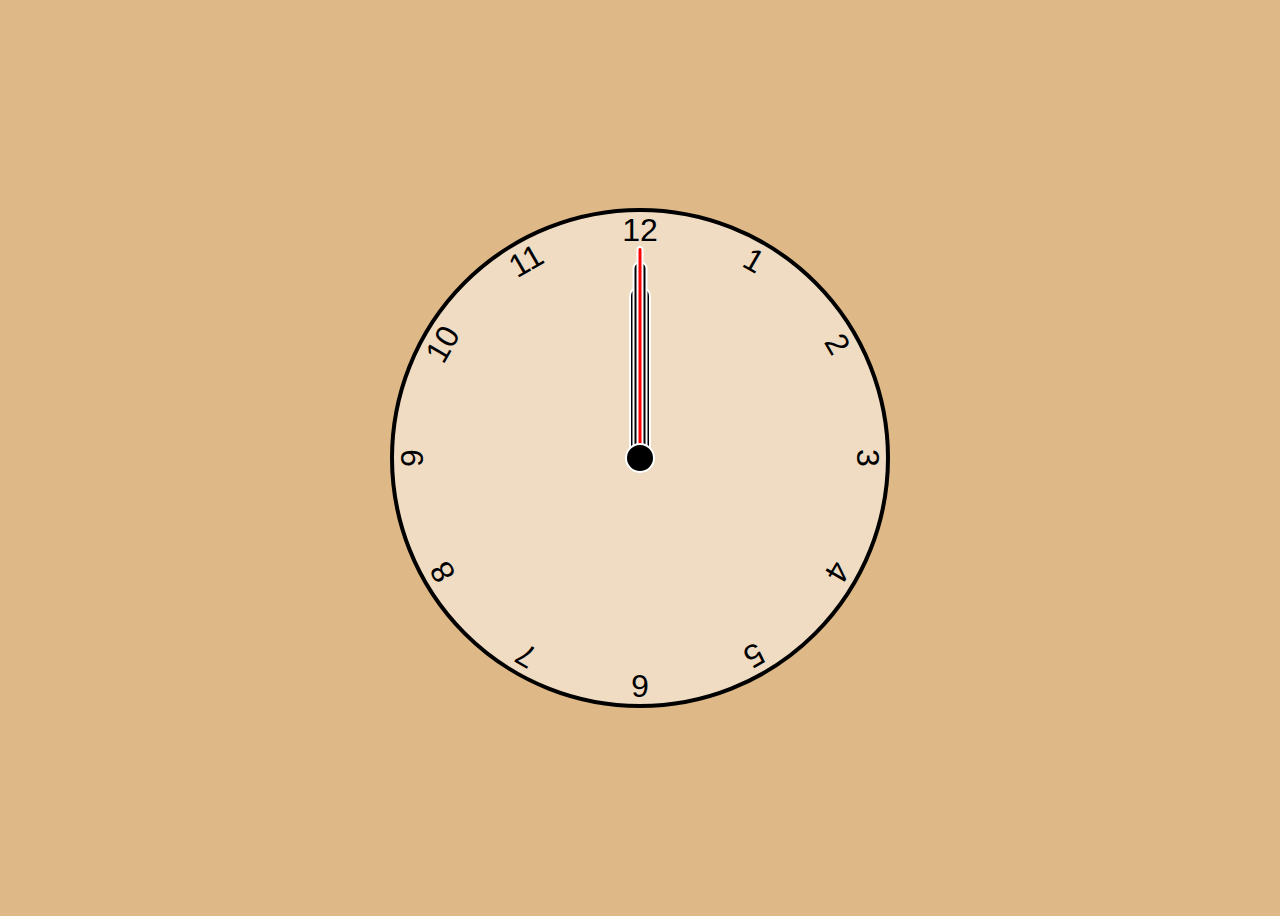
<file: Clock/index.html>
<!DOCTYPE html>
<html lang="en">
  <head>
    <meta charset="UTF-8" />
    <meta http-equiv="X-UA-Compatible" content="IE=edge" />
    <meta name="viewport" content="width=device-width, initial-scale=1.0" />
    <!-- CSS -->
    <link rel="stylesheet" href="style.css" />
    <!-- JS -->
    <script src="app.js" defer></script>
    <title>Clock</title>
  </head>
  <body>
    <div class="clock">
      <div class="hand hour" data-hour-hand></div>
      <div class="hand minute" data-minute-hand></div>
      <div class="hand second" data-second-hand></div>
      <div class="number number1">1</div>
      <div class="number number2">2</div>
      <div class="number number3">3</div>
      <div class="number number4">4</div>
      <div class="number number5">5</div>
      <div class="number number6">6</div>
      <div class="number number7">7</div>
      <div class="number number8">8</div>
      <div class="number number9">9</div>
      <div class="number number10">10</div>
      <div class="number number11">11</div>
      <div class="number number12">12</div>
    </div>
  </body>
</html>
</file>
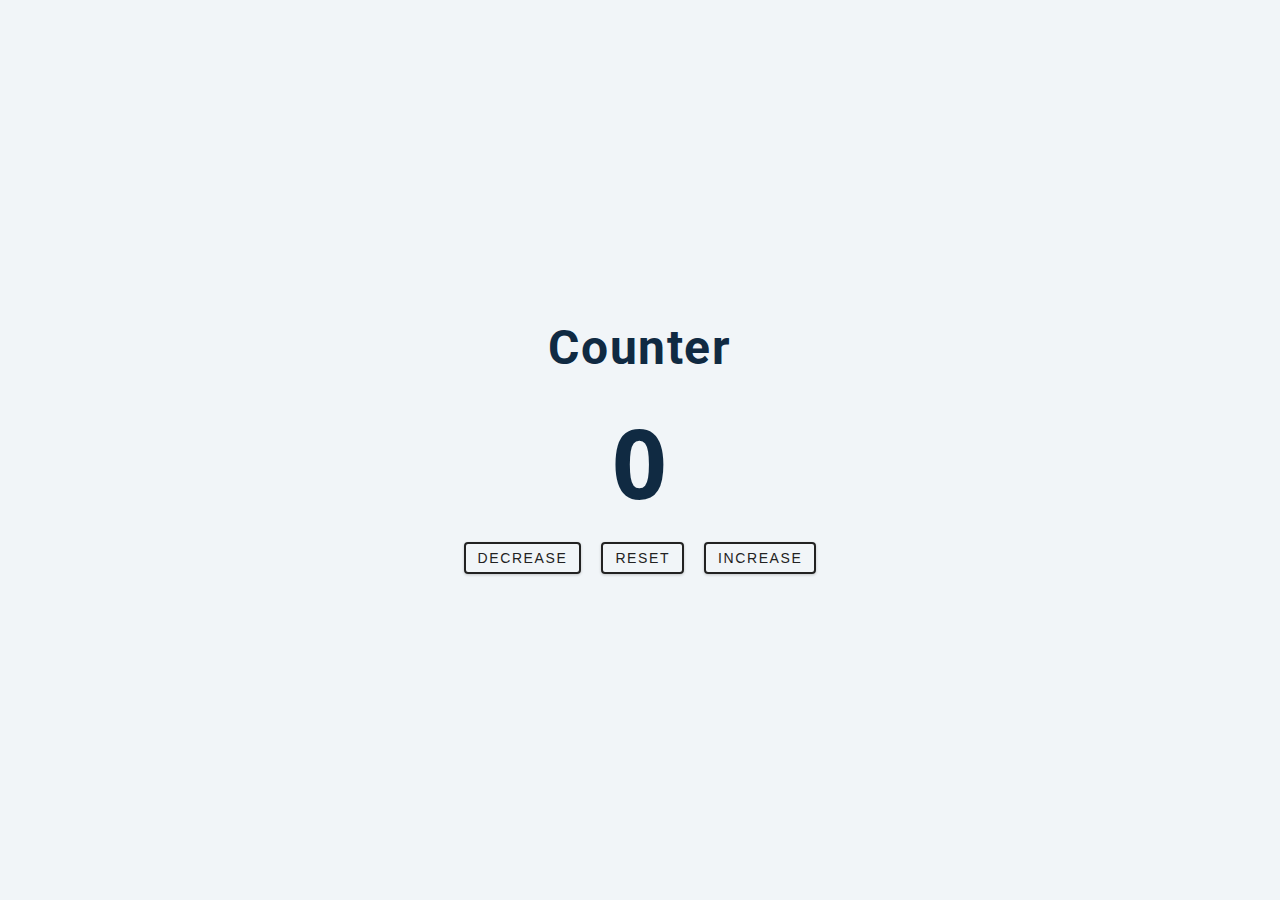
<file: Counter/index.html>
<!DOCTYPE html>
<html lang="en">
  <head>
    <meta charset="UTF-8" />
    <meta name="viewport" content="width=device-width, initial-scale=1.0" />
    <title>Counter</title>
    <!-- CS -->
    <link rel="stylesheet" href="styles.css" />
    <!-- JS -->
    <script src="app.js" defer></script>
  </head>
  <body>
    <main>
      <div class="container">
        <h1>Counter</h1>
        <span id="value">0</span>
        <div class="button-contaier"></div>
        <button class="btn decrease">decrease</button>
        <button class="btn reset">reset</button>
        <button class="btn increase">increase</button>
      </div>
    </main>
  </body>
</html>
</file>
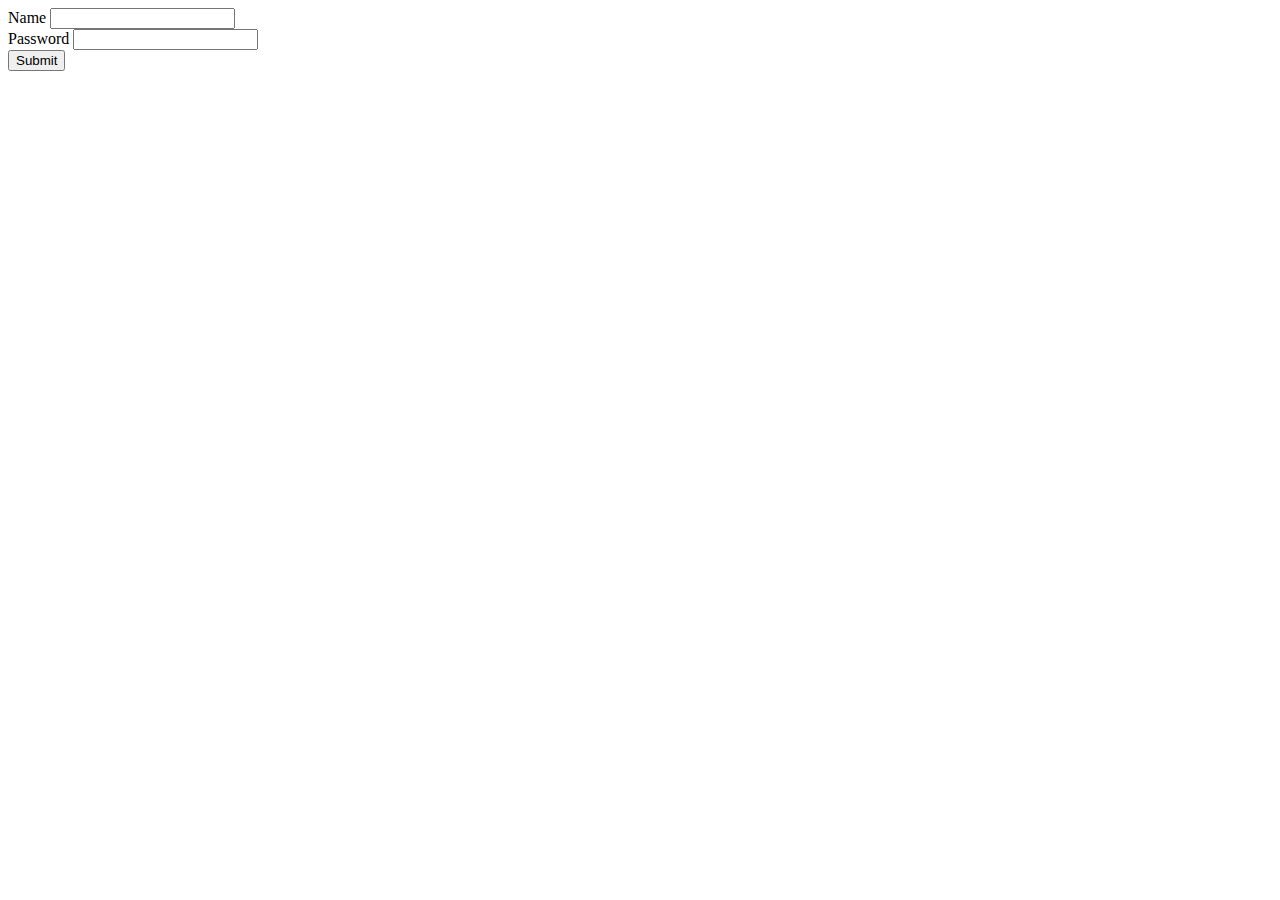
<file: Form Validation/index.html>
<!DOCTYPE html>
<html lang="en">
  <head>
    <meta charset="UTF-8" />
    <meta http-equiv="X-UA-Compatible" content="IE=edge" />
    <meta name="viewport" content="width=device-width, initial-scale=1.0" />
    <title>Form Validation</title>
    <script defer src="app.js"></script>
  </head>
  <body>
    <div id="error"></div>
    <form action="/" method="GET" id="form">
      <div>
        <label for="name">Name</label>
        <input type="text" id="name" name="name" required />
      </div>
      <div>
        <label for="password">Password</label>
        <input type="password" id="password" name="password" />
      </div>
      <button type="submit">Submit</button>
    </form>
  </body>
</html>
</file>
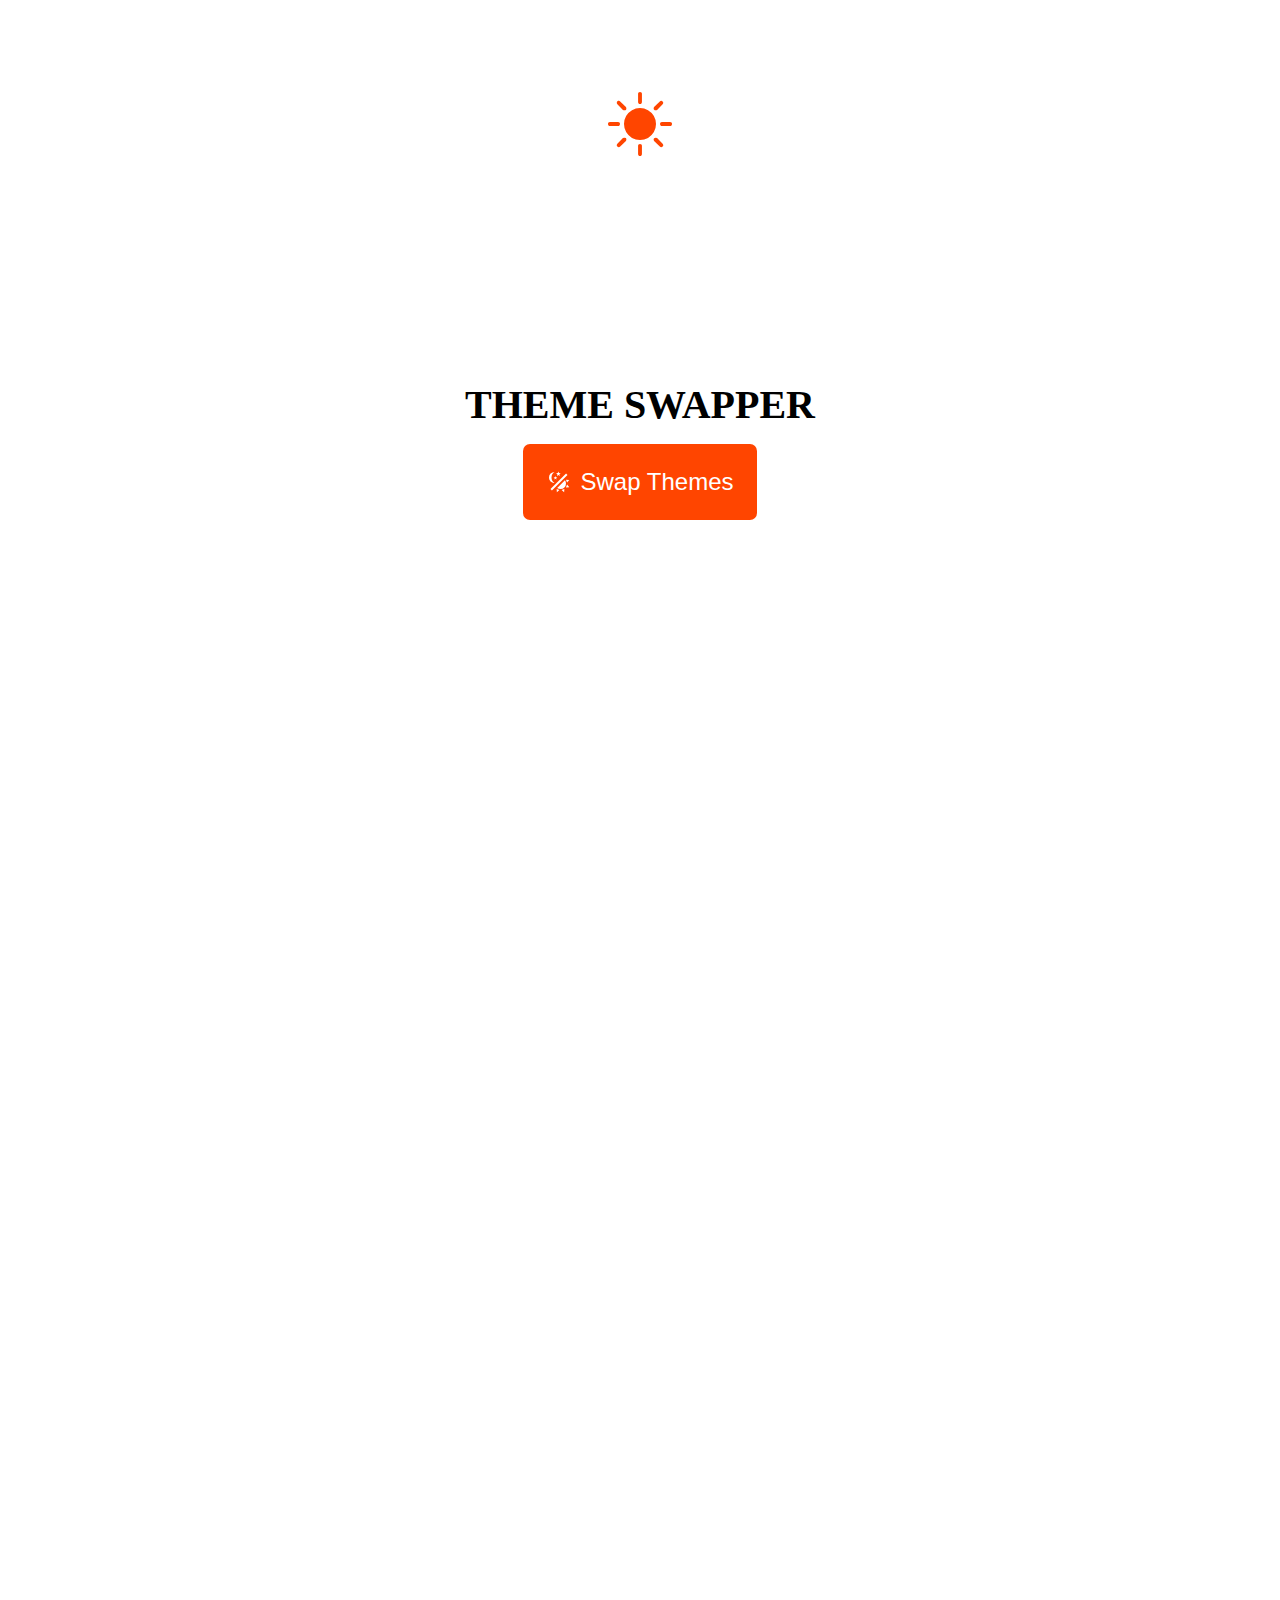
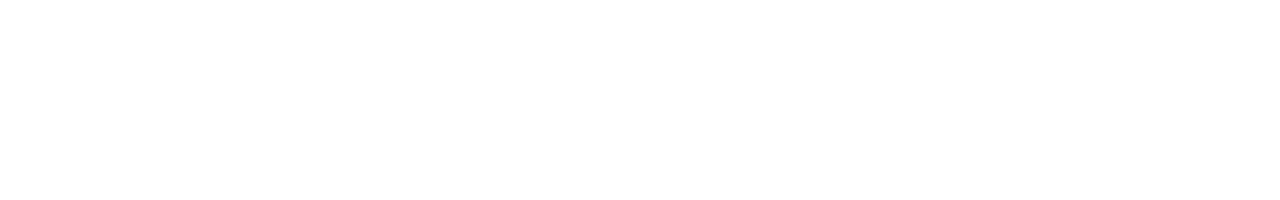
<file: Light&Dark Theme Toggle/index.html>
<!DOCTYPE html>
<html lang="en">
  <head>
    <meta charset="UTF-8" />
    <meta charset="UTF-8" />
    <meta http-equiv="X-UA-Compatible" content="IE=edge" />
    <meta name="viewport" content="width=device-width, initial-scale=1.0" />
    <title>Light/Dark Theme Toggle</title>
    <link rel="stylesheet" href="style.css" />
    <link
      rel="stylesheet"
      href="https://cdn.jsdelivr.net/npm/bootstrap-icons@1.5.0/font/bootstrap-icons.css"
    />
    <script defer src="app.js"></script>
  </head>
  <body>
    <div class="sun-moon-container">
      <i class="bi bi-sun-fill sun"></i>
      <i class="bi bi-moon-stars-fill moon"></i>
    </div>
    <h1>Theme Swapper</h1>
    <button class="theme-btn">
      <svg class="icon" style="width: 24px; height: 24px" viewBox="0 0 24 24">
        <path
          fill="currentColor"
          d="M7.5,2C5.71,3.15 4.5,5.18 4.5,7.5C4.5,9.82 5.71,11.85 7.53,13C4.46,13 2,10.54 2,7.5A5.5,5.5 0 0,1 7.5,2M19.07,3.5L20.5,4.93L4.93,20.5L3.5,19.07L19.07,3.5M12.89,5.93L11.41,5L9.97,6L10.39,4.3L9,3.24L10.75,3.12L11.33,1.47L12,3.1L13.73,3.13L12.38,4.26L12.89,5.93M9.59,9.54L8.43,8.81L7.31,9.59L7.65,8.27L6.56,7.44L7.92,7.35L8.37,6.06L8.88,7.33L10.24,7.36L9.19,8.23L9.59,9.54M19,13.5A5.5,5.5 0 0,1 13.5,19C12.28,19 11.15,18.6 10.24,17.93L17.93,10.24C18.6,11.15 19,12.28 19,13.5M14.6,20.08L17.37,18.93L17.13,22.28L14.6,20.08M18.93,17.38L20.08,14.61L22.28,17.15L18.93,17.38M20.08,12.42L18.94,9.64L22.28,9.88L20.08,12.42M9.63,18.93L12.4,20.08L9.87,22.27L9.63,18.93Z"
        />
      </svg>
      Swap Themes
    </button>
  </body>
</html>
</file>
<file: Clock/style.css>
* {
  box-sizing: border-box;
  font-family: Gotham Rounded, sans-serif;
}

body {
  background-color: burlywood;
  font-size: 2rem;
  display: flex;
  justify-content: center;
  align-items: center;
  min-height: 100vh;
  overflow: hidden;
}

.clock {
  width: 500px;
  height: 500px;
  background-color: rgba(255, 255, 255, 0.5);
  border-radius: 50%;
  border: 4px solid black;
  position: relative;
}

.clock .number {
  --rotation: 0;
  position: absolute;
  width: 100%;
  height: 100%;
  /* background-color: red; */
  text-align: center;
  transform: rotate(var(--rotation));
}

.clock .number1 {
  --rotation: 30deg;
}
.clock .number2 {
  --rotation: 60deg;
}
.clock .number3 {
  --rotation: 90deg;
}
.clock .number4 {
  --rotation: 120deg;
}
.clock .number5 {
  --rotation: 150deg;
}
.clock .number6 {
  --rotation: 180deg;
}
.clock .number7 {
  --rotation: 210deg;
}
.clock .number8 {
  --rotation: 240deg;
}
.clock .number9 {
  --rotation: 270deg;
}
.clock .number10 {
  --rotation: 300deg;
}
.clock .number11 {
  --rotation: 330deg;
}

.clock::after {
  margin: 0;
  padding: 0;
  box-sizing: border-box;
  content: '';
  position: absolute;
  top: 50%;
  left: 50%;
  height: 30px;
  width: 30px;
  border-radius: 50%;
  transform: translateX(-50%) translateY(-50%);
  background-color: black;
  z-index: 11;
  border: 2px solid white;
}

.clock .hand {
  --rotation: 0;
  position: absolute;
  bottom: 50%;
  left: 50%;
  border-top-left-radius: 10px;
  border-top-right-radius: 10px;
  border: 2px solid white;
  z-index: 10;
  transform: translateX(-50%) rotate(calc(var(--rotation) * 1deg));
  transform-origin: bottom;
}

.clock .hand.second {
  width: 7px;
  height: 43%;
  background-color: red;
}
.clock .hand.minute {
  width: 15px;
  height: 40%;
  background-color: black;
}
.clock .hand.hour {
  width: 22px;
  height: 35%;
  background-color: black;
}
</file>
<file: Counter/styles.css>
@import url('https://fonts.googleapis.com/css?family=Open+Sans|Roboto:400,700&display=swap');

:root {
  --clr-grey-1: hsl(209, 61%, 16%);
  --clr-grey-5: hsl(210, 22%, 49%);
  --clr-grey-10: hsl(210, 36%, 96%);
  --clr-white: #fff;
  --clr-black: #222;

  --ff-primary: 'Roboto', sans-serif;
  --ff-secondary: 'Open Sans', sans-serif;

  --transition: all 0.3s linear;
  --spacing: 0.1rem;
  --radius: 0.25rem;
}

*,
::after,
::before {
  margin: 0;
  padding: 0;
  box-sizing: border-box;
}

body {
  font-family: var(--ff-secondary);
  background: var(--clr-grey-10);
  color: var(--clr-grey-1);
  line-height: 1.5;
  font-size: 0.875rem;
}

h1 {
  letter-spacing: var(--spacing);
  text-transform: capitalize;
  line-height: 1.25;
  margin-bottom: 0.75rem;
  font-family: var(--ff-primary);
  font-size: 3rem;
}

/* COUNTER */

main {
  min-height: 100vh;
  display: grid;
  place-items: center;
  text-align: center;
}

.container {
  text-align: center;
}

#value {
  font-size: 6rem;
  font-weight: bold;
}

.btn {
  text-transform: uppercase;
  background: transparent;
  color: var(--clr-black);
  padding: 0.375rem 0.75rem;
  letter-spacing: var(--spacing);
  display: inline-block;
  transition: var(--transition);
  font-size: 0.875rem;
  border: 2px solid var(--clr-black);
  cursor: pointer;
  box-shadow: 0 1px 3px rgba(0, 0, 0, 0.2);
  border-radius: var(--radius);
  margin: 0.5rem;
}

.btn:hover {
  color: var(--clr-white);
  background: var(--clr-black);
}
</file>
<file: Light&Dark Theme Toggle/style.css>
* {
  margin: 0;
  padding: 0;
  box-sizing: border-box;
}

body {
  --accent-color: orangered;
  --background-color: white;
  --text-color: black;
  --button-text-color: var(--background-color);
  --transition-delay: 1s;

  display: flex;
  justify-content: center;
  align-items: center;
  flex-direction: column;
  height: 100vh;
  overflow: hidden;
  transition: background-color, color, var(--transition-delay);

  background-color: var(--background-color);
  color: var(--text-color);
}

body.dark {
  --accent-color: #d0d066;
  --background-color: #333;
  --text-color: white;
}

h1 {
  font-size: 2.5rem;
  margin-bottom: 1rem;
  text-transform: uppercase;
}

.sun-moon-container {
  --rotation: 0;
  position: absolute;
  top: 0;
  height: 200vmin;
  display: flex;
  justify-content: center;
  align-items: center;
  /* z-index: -1; */ /* the class takes hole screen so it cover the button. Use this or pointer-events to make button work */
  pointer-events: none;
  transition: transform var(--transition-delay);
  transform: rotate(calc(var(--rotation) * 1deg));
}

/* .dark .sun-moon-container {
  --rotation: 180deg;
} */ /* i use .js to change rotation */

.sun,
.moon {
  font-size: 4rem;
  position: absolute;
  transition: opacity, color, var(--transition-delay);
  color: var(--accent-color);
}

.sun {
  top: 5%;
  opacity: 1;
}

.dark .sun {
  opacity: 0;
}

.moon {
  bottom: 5%;
  opacity: 0;
  transform: rotate(180deg); /* moon was upside down */
}

.dark .moon {
  opacity: 1;
}

.theme-btn {
  display: flex;
  justify-content: center;
  align-items: center;
  gap: 10px;
  border: none;
  background-color: var(--accent-color);
  color: var(--button-text-color);
  font-size: 1.5rem;
  border-radius: 7px;
  padding: 1em;
  outline: none;
  cursor: pointer;
  transition: color, background-color, transform, var(--transition-delay);
  transform: scale(1);
}

.theme-btn:hover,
.theme-btn:focus {
  transform: scale(1.1);
}
</file>
